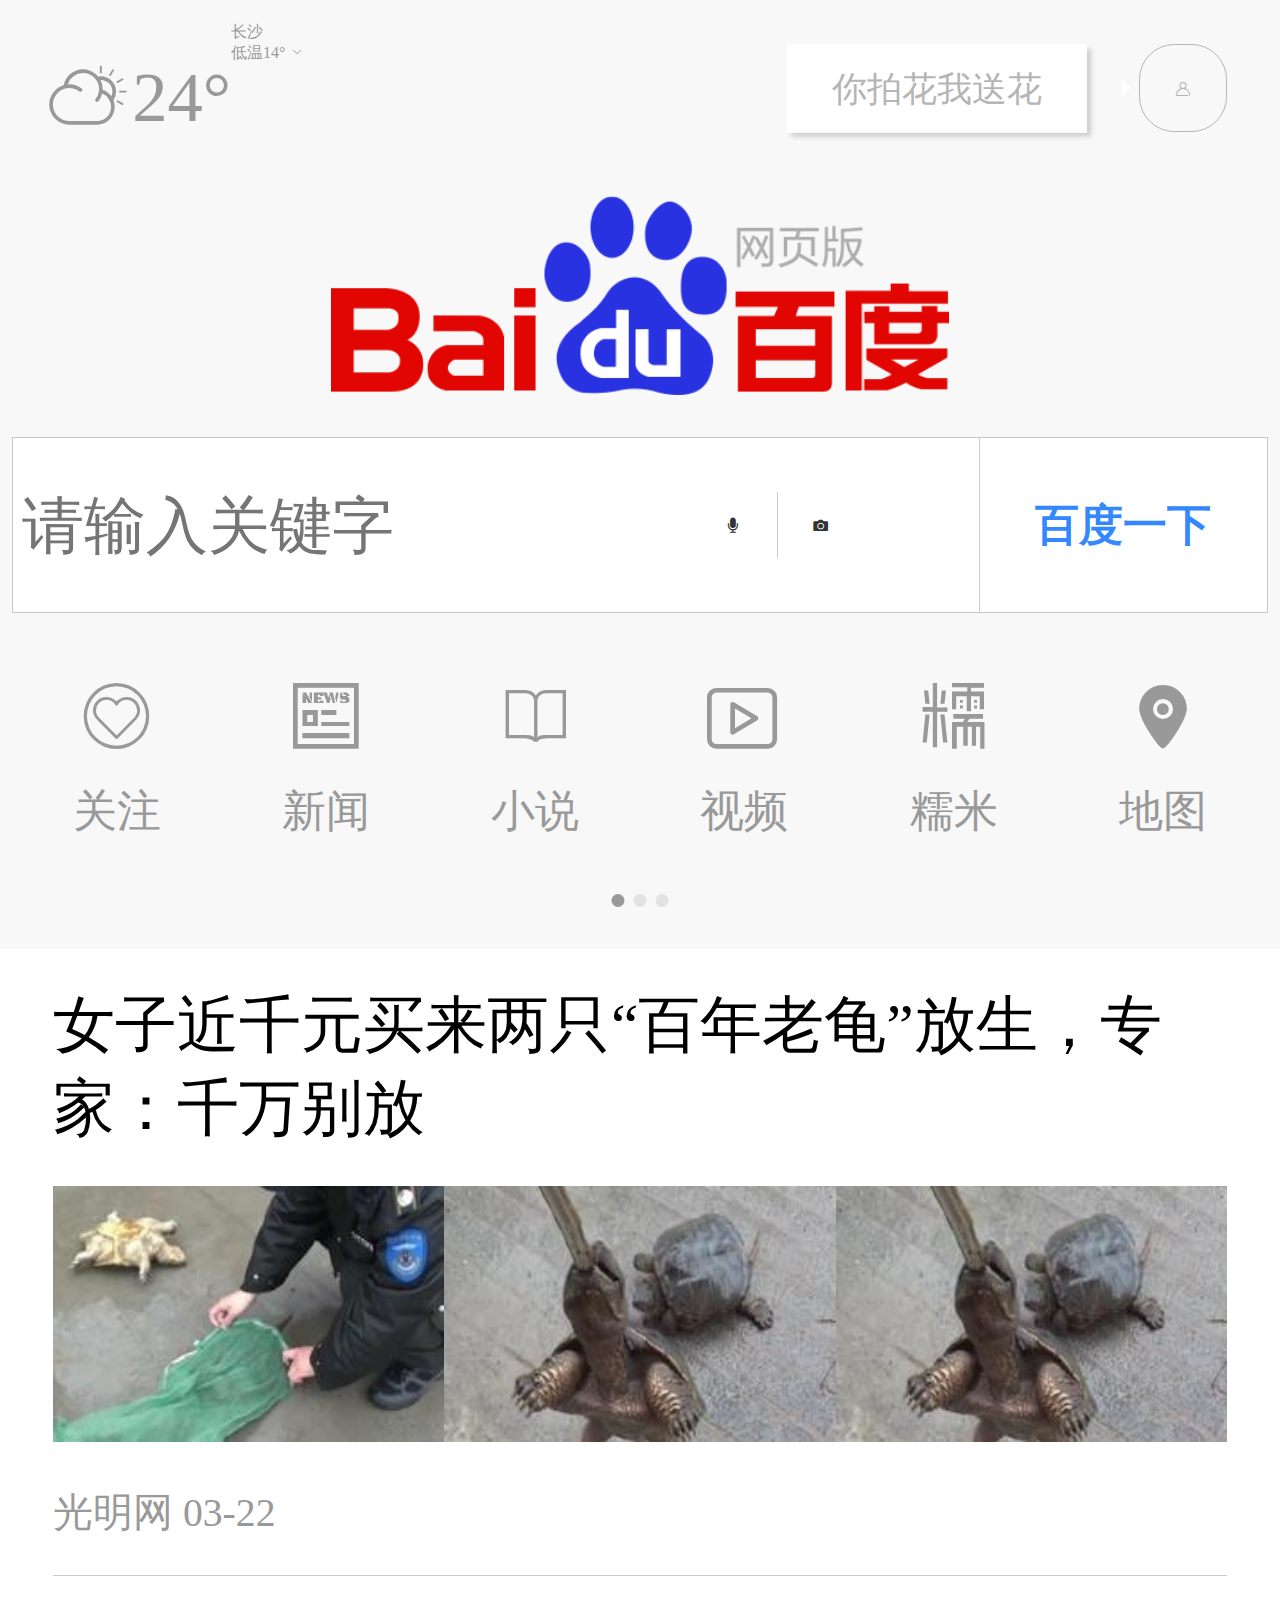
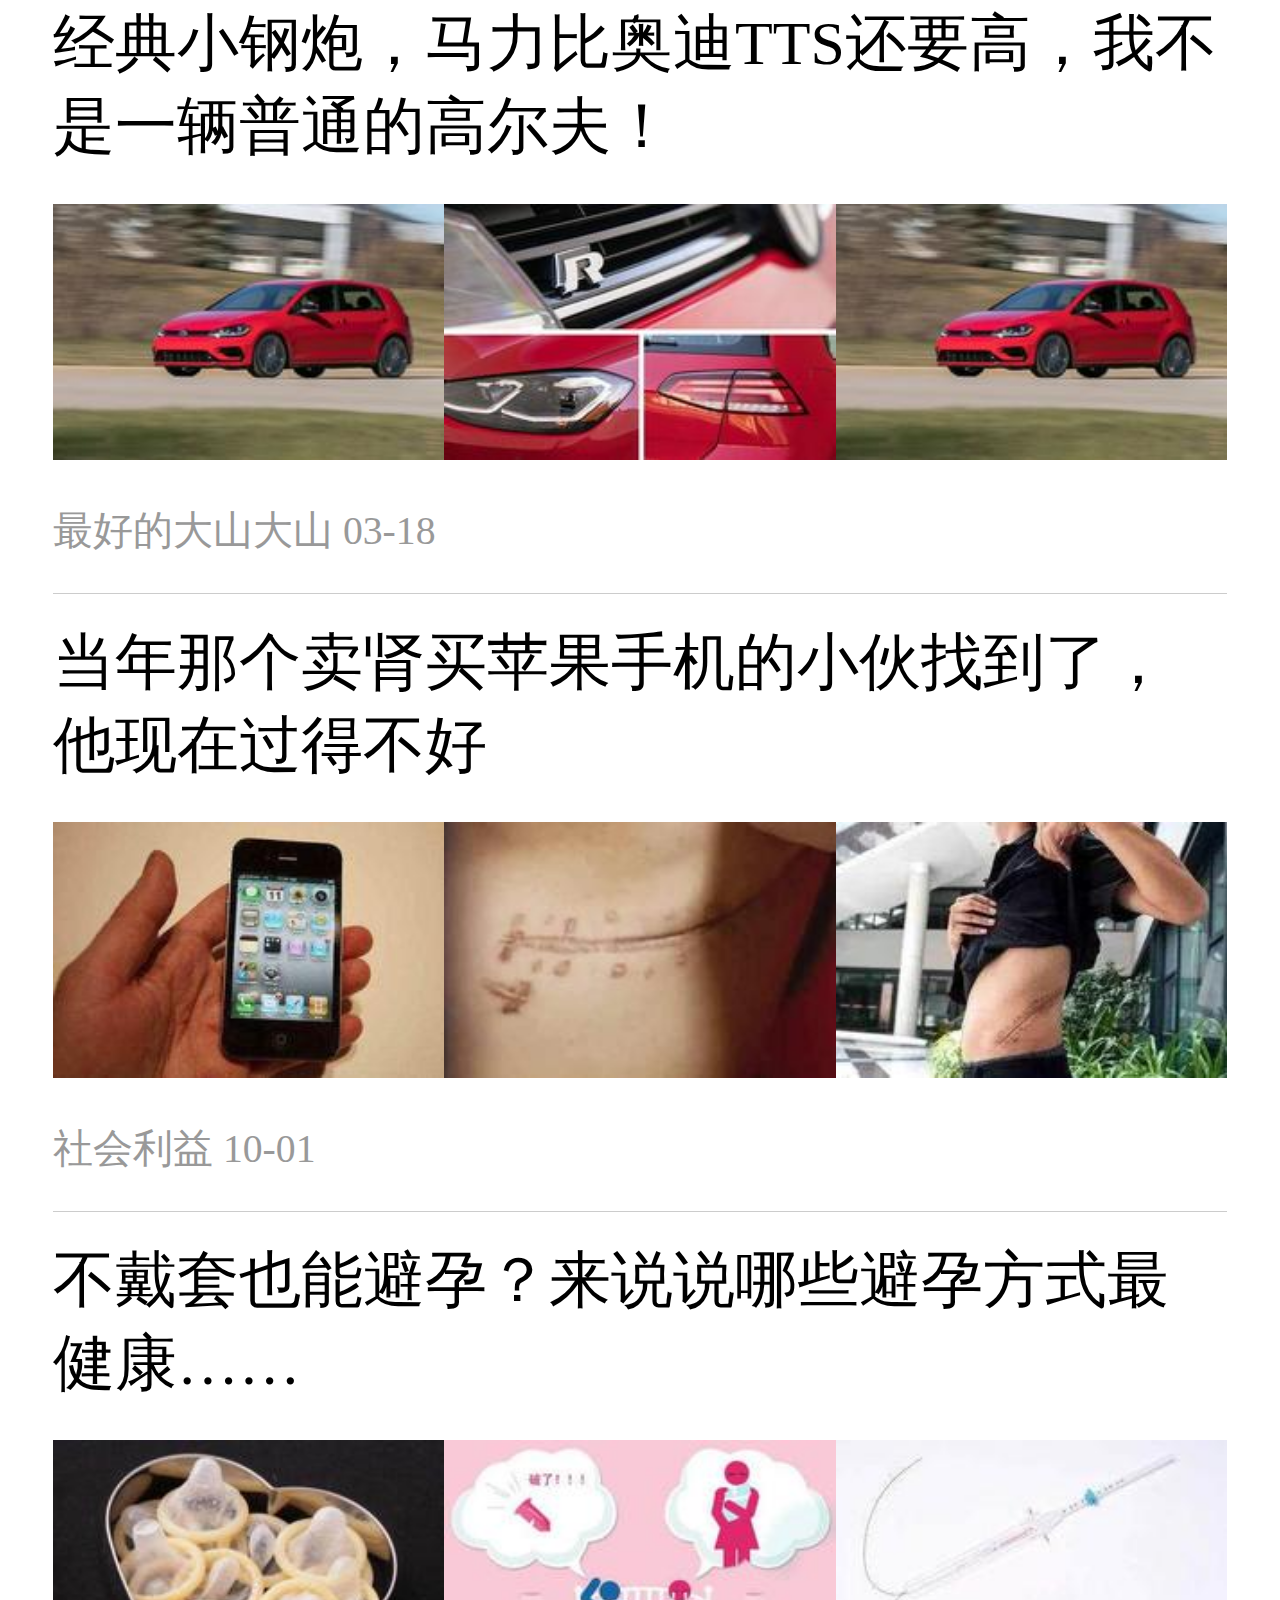
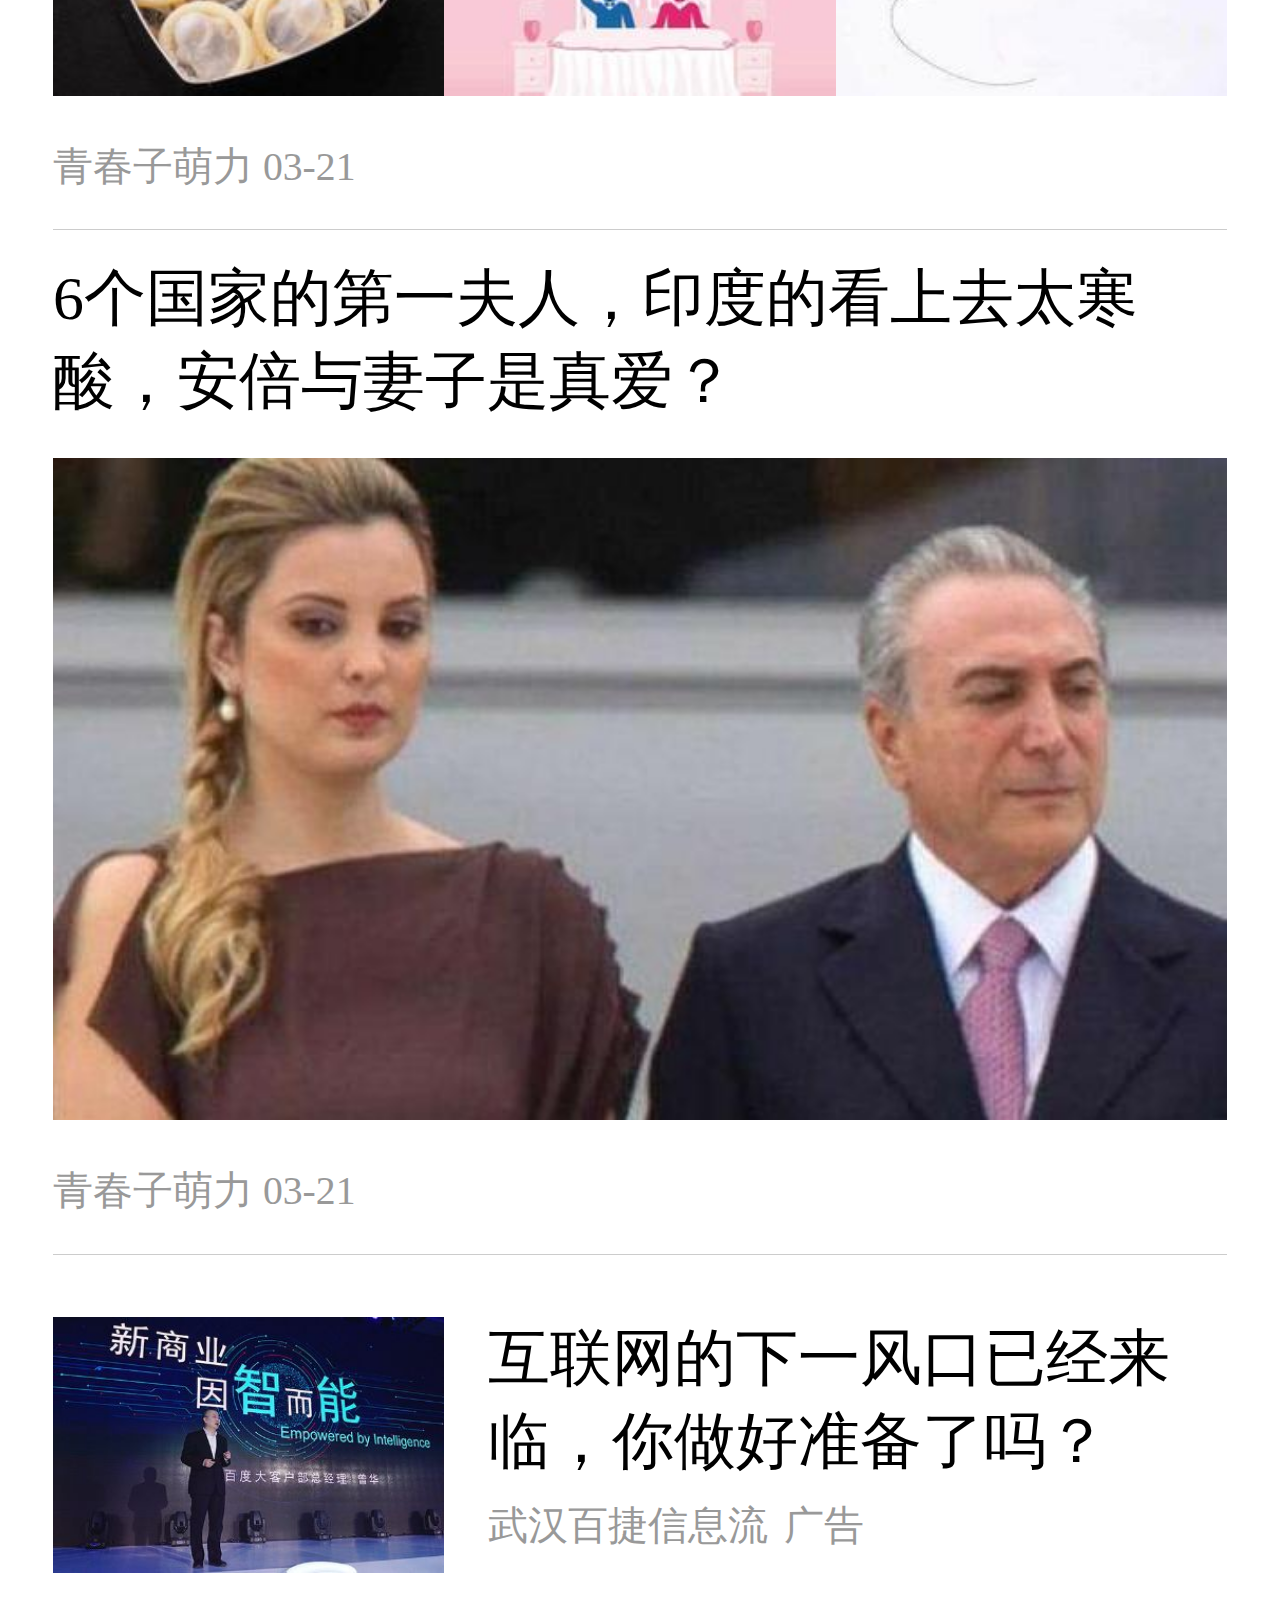
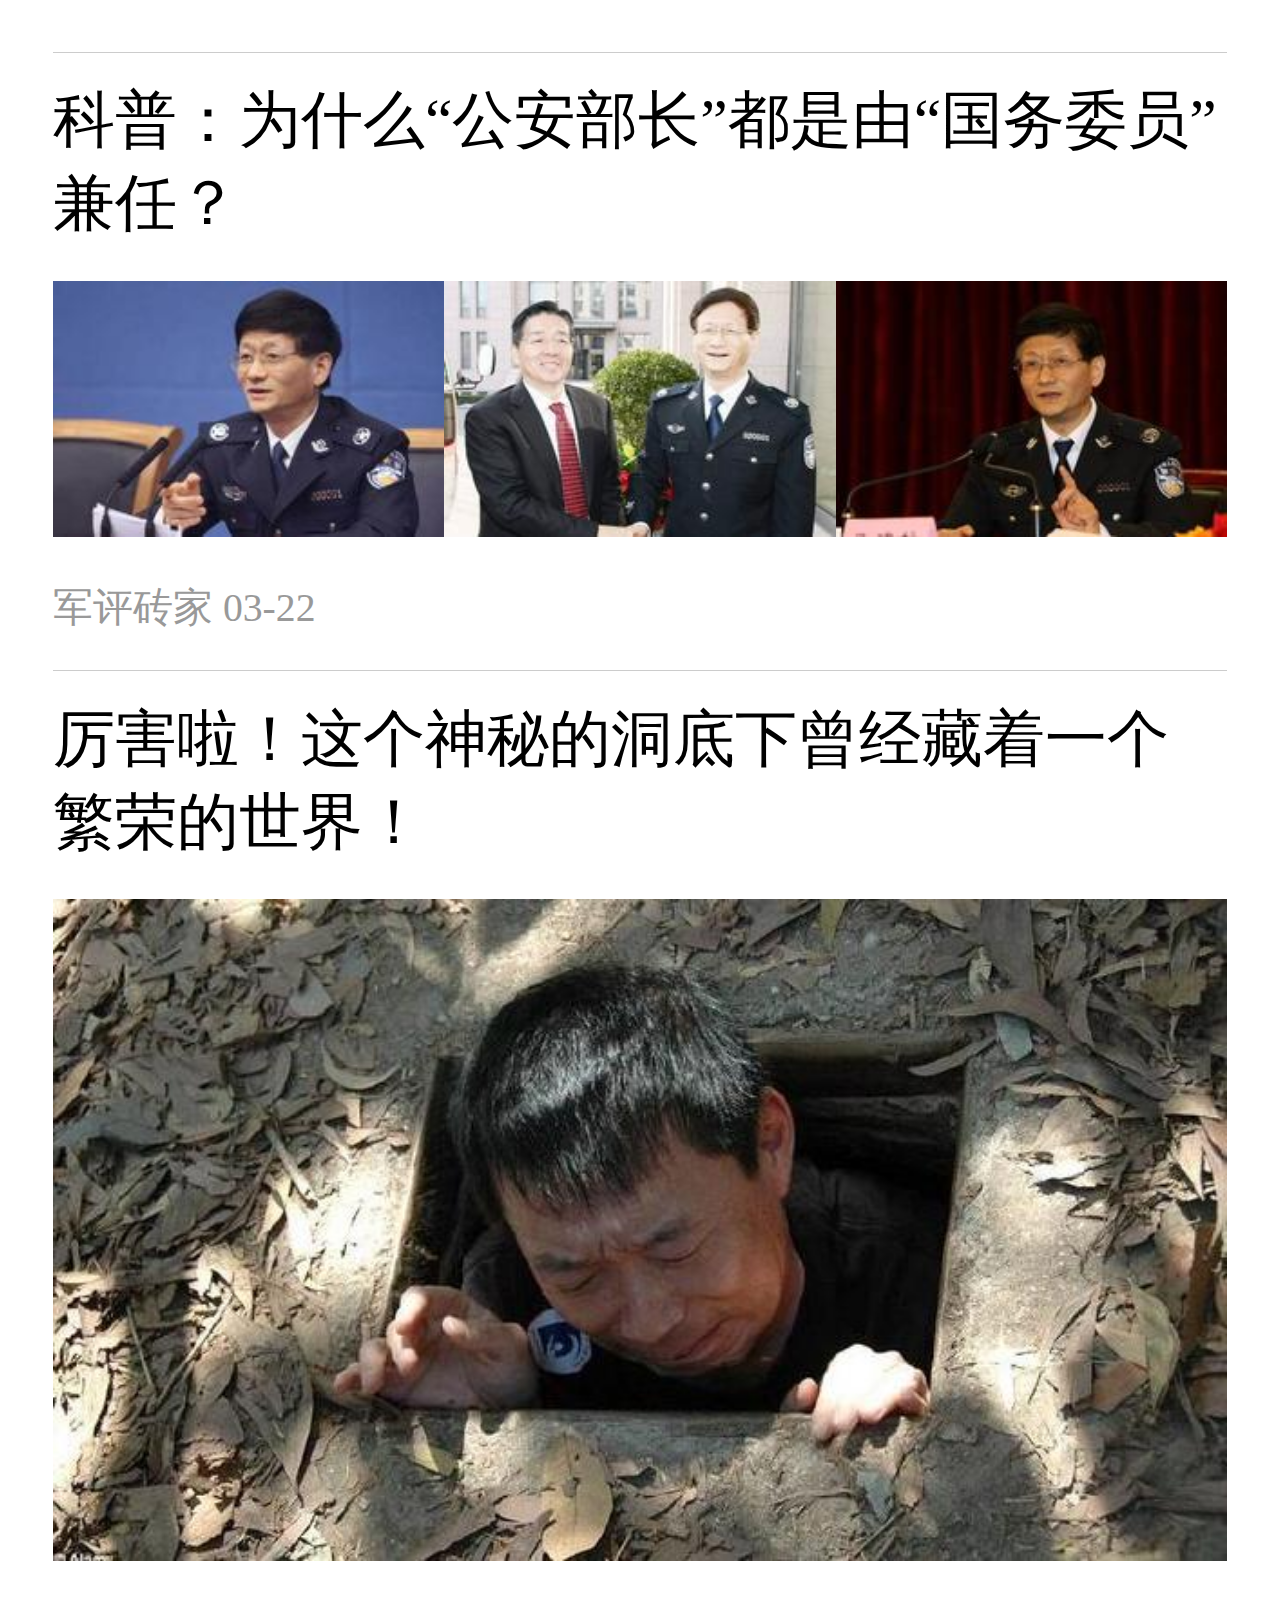
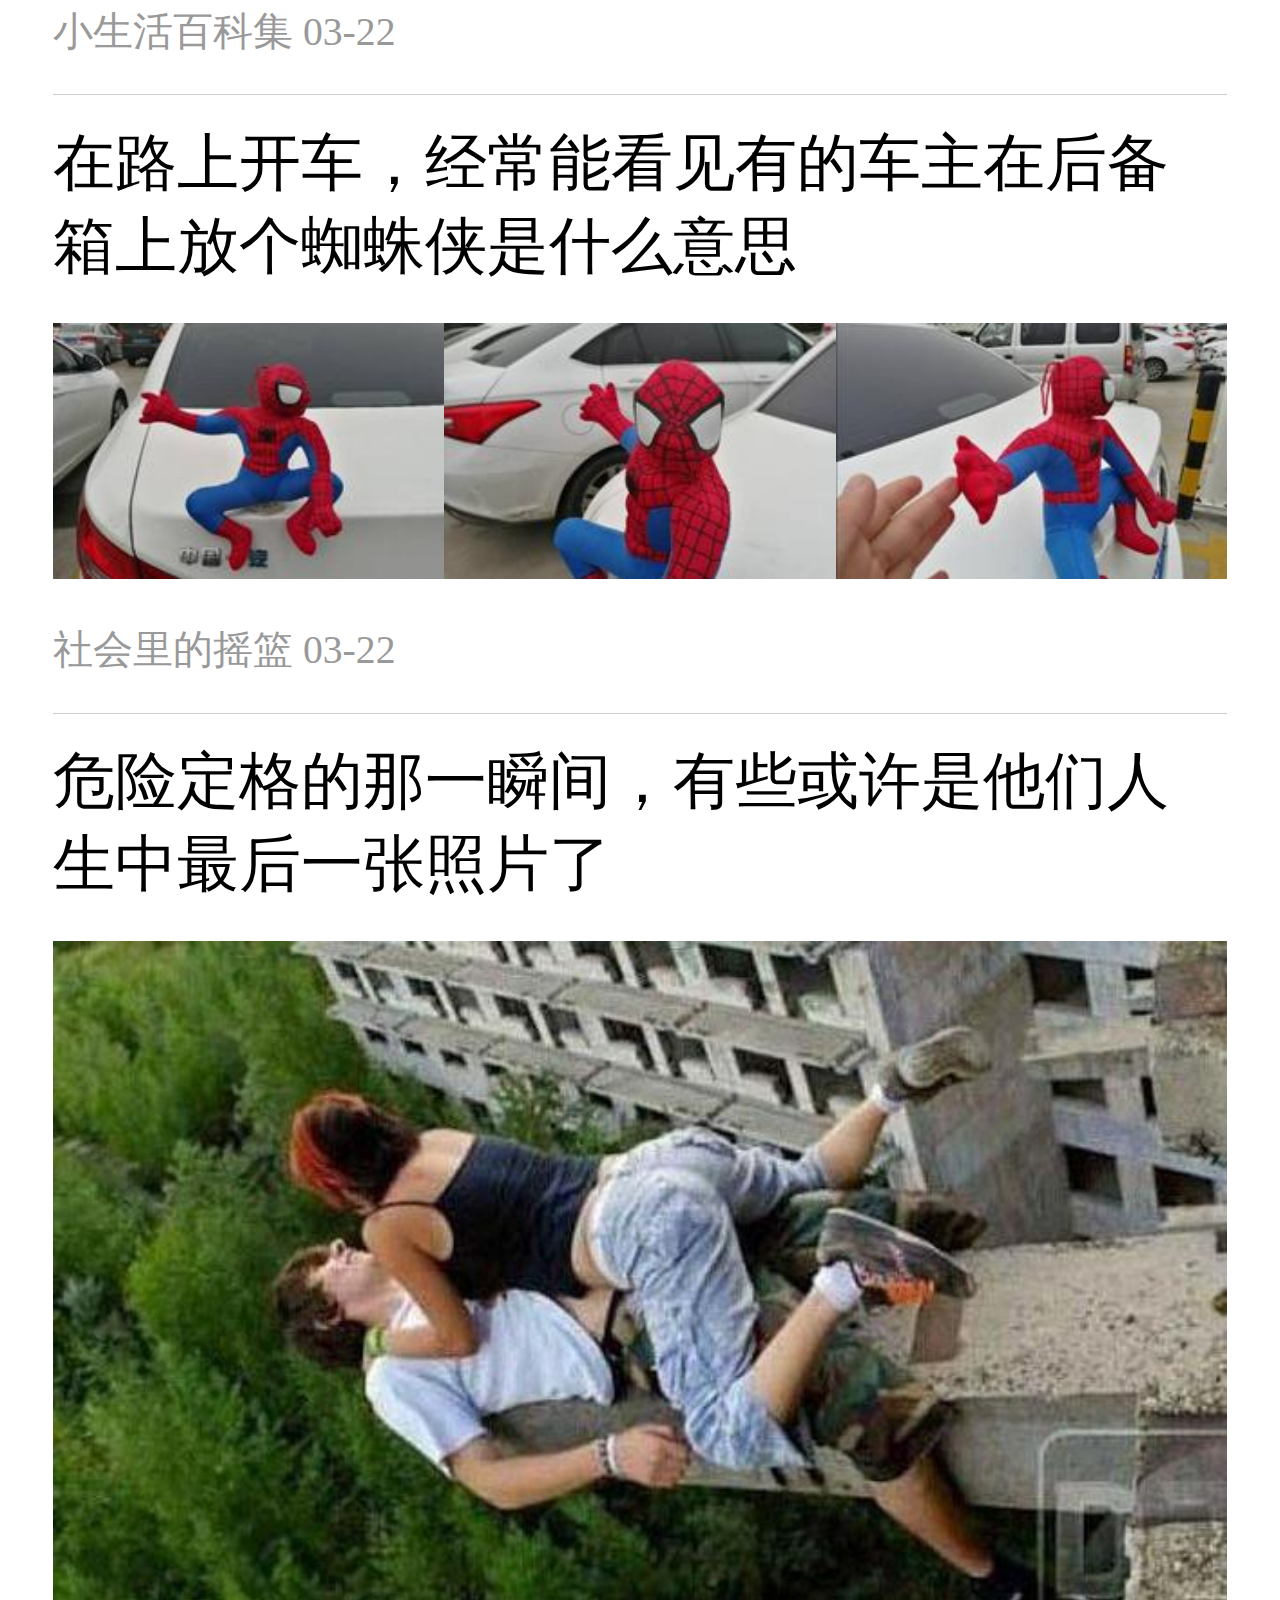
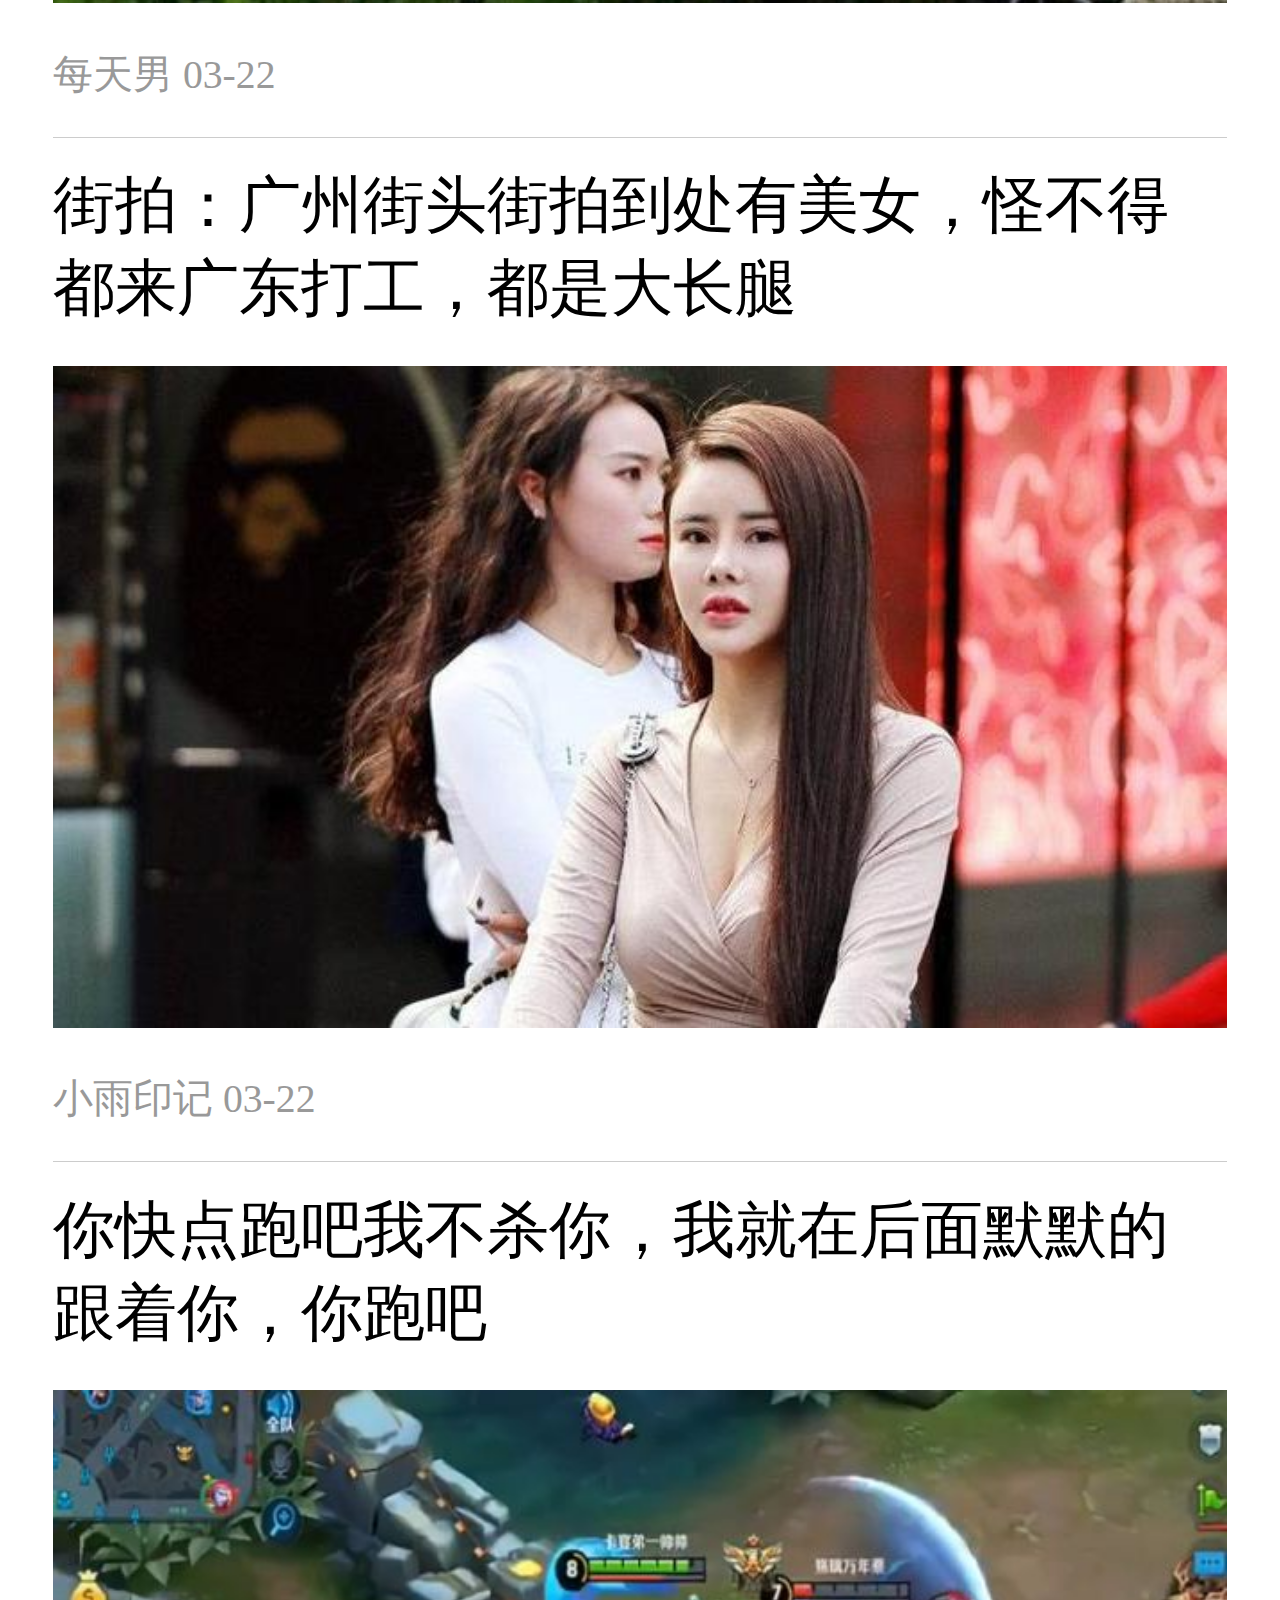
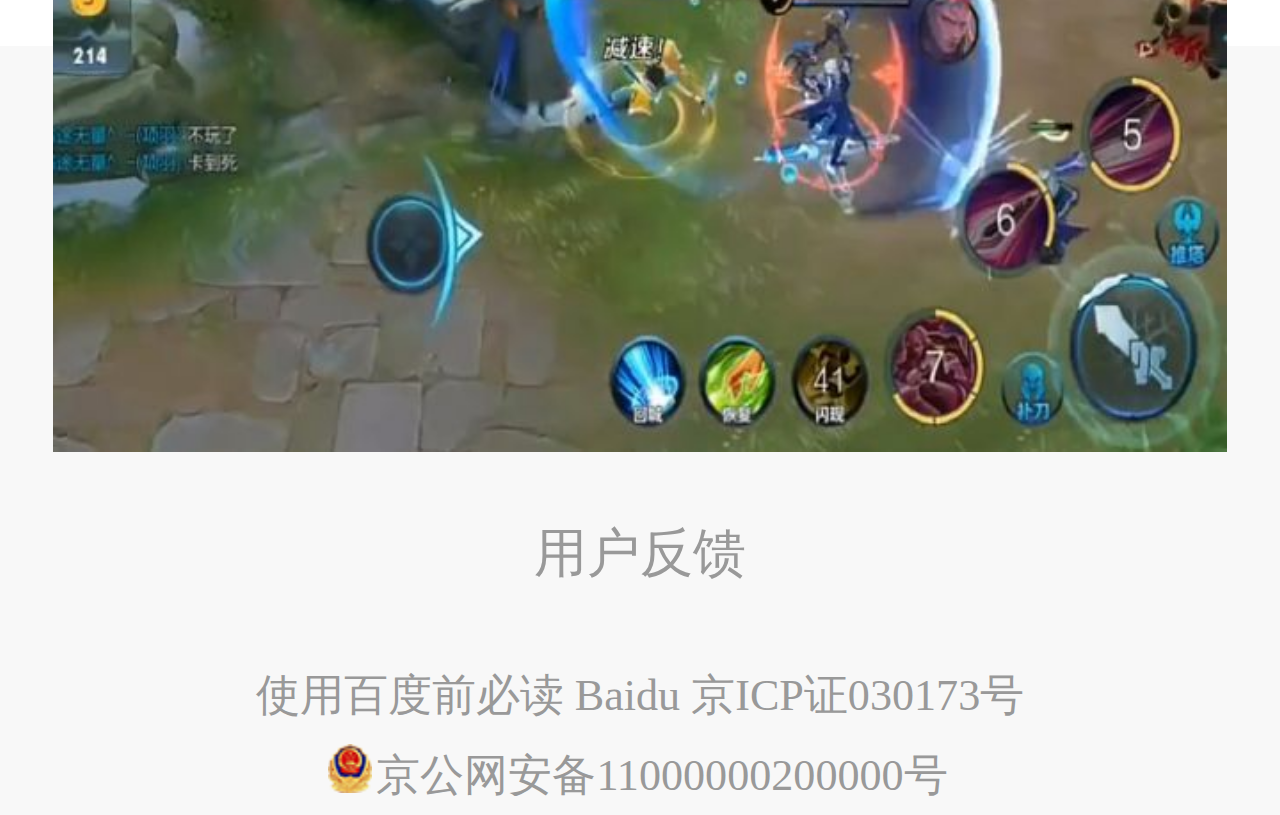
<file: index.html>
<!DOCTYPE html>
<html>
<head lang="en">
    <meta charset="UTF-8">
    <meta name="viewport"
          content="width=device-width, user-scalable=no, initial-scale=1.0, maximum-scale=1.0, minimum-scale=1.0"/>
    <title>手机百度</title>
    <link rel="stylesheet" href="css/base.css"/>
    <link rel="stylesheet" href="css/indexStyle.css"/>
    <link rel="stylesheet" href="font_baidu_xg/iconfont.css"/>
    <script src="js/zepto.min.js"></script>
    <script src="js/adaptive.js"></script>
    <script src="js/index.js"></script>
</head>
<body>
    <div class="layout">
        <!--顶部-->
        <div class="headertop">
            <!--天气-->
            <div class="weather">
                <span class="iconfont">&#xe61d;<i>24°</i></span>
                <div class="city">
                    <p class="iconfont">长沙<br/>低温14°&nbsp;&#xe61f;</p>
                </div>
            </div>
            <!--你拍花我送花-->
            <div class="graded iconfont">
                <!--对话框-->
                <div class="dialogbox">
                    你拍花我送花
                    <div class="trigon"></div>
                </div>
                &#xe61a;
            </div>
        </div>
        <!--顶部完毕-->
        <!--logo开始-->
        <div class="logobox"></div>
        <!--搜索框-->
        <div class="searchbox">
            <div class="search">
                <input type="text" placeholder="请输入关键字"/>
                <div class="searchright">
                    <span class="iconfont">&#xe681;</span>
                    <span class="iconfont">&#xe62b;</span>
                    <div class="searchbtn">百度一下</div>
                </div>
            </div>
        </div>
        <!--搜索框-->
        <div class="searchbox nav">
            <div class="search navstyle">
                <ul>
                    <li class="iconfont">&#xe625;<br/><span>关注</span></li>
                    <li class="iconfont">&#xe64c;<br/><span>新闻</span></li>
                    <li class="iconfont">&#xe61b;<br/><span>小说</span></li>
                    <li class="iconfont">&#xe78f;<br/><span>视频</span></li>
                    <li class="iconfont">&#xe621;<br/><span>糯米</span></li>
                    <li class="iconfont">&#xe60b;<br/><span>地图</span></li>
                </ul>
                <ul>
                    <li class="select"></li>
                    <li></li>
                    <li></li>
                </ul>
            </div>
        </div>
        <!--新闻列表开始-->
        <div class="newList">
            <div class="newcontent">
                <h3>女子近千元买来两只“百年老龟”放生，专家：千万别放</h3>
                <ul class="clearfix">
                    <li><img src="img/guiimg1-1.jpg" alt=""/></li>
                    <li><img src="img/guiimg1-3.jpg" alt=""/></li>
                    <li><img src="img/guiimg1-3.jpg" alt=""/></li>
                </ul>
                <p><span>光明网</span>&nbsp;<span>03-22</span></p>
            </div>
            <div class="newcontent">
                <h3>经典小钢炮，马力比奥迪TTS还要高，我不是一辆普通的高尔夫！</h3>
                <ul class="clearfix">
                    <li><img src="img/carimg1-1.jpg" alt=""/></li>
                    <li><img src="img/carimg1-2.jpg" alt=""/></li>
                    <li><img src="img/carimg1-1.jpg" alt=""/></li>
                </ul>
                <p><span>最好的大山大山</span>&nbsp;<span>03-18</span></p>
            </div>
            <div class="newcontent">
                <h3>当年那个卖肾买苹果手机的小伙找到了，他现在过得不好</h3>
                <ul class="clearfix">
                    <li><img src="img/phoneimg1-1.jpg" alt=""/></li>
                    <li><img src="img/phoneimg1-2.jpg" alt=""/></li>
                    <li><img src="img/phoneimg1-3.jpg" alt=""/></li>
                </ul>
                <p><span>社会利益</span>&nbsp;<span>10-01</span></p>
            </div>
            <div class="newcontent">
                <h3>不戴套也能避孕？来说说哪些避孕方式最健康……</h3>
                <ul class="clearfix">
                    <li><img src="img/taoimg1-1.jpg" alt=""/></li>
                    <li><img src="img/taoimg1-2.jpg" alt=""/></li>
                    <li><img src="img/taoimg1-3.jpg" alt=""/></li>
                </ul>
                <p><span>青春子萌力</span>&nbsp;<span>03-21</span></p>
            </div>
            <div class="newcontent">
                <h3>6个国家的第一夫人，印度的看上去太寒酸，安倍与妻子是真爱？</h3>
                <ul class="clearfix">
                    <li class="oldnew"><img src="img/timg4.jpg" alt=""/></li>
                </ul>
                <p><span>青春子萌力</span>&nbsp;<span>03-21</span></p>
            </div>
            <div class="newcontent">
                <ul class="clearfix">
                    <li><img src="img/feng.jpg" alt=""/></li>
                    <li class="oldnewtxt">
                        <h3>互联网的下一风口已经来临，你做好准备了吗？<br/>
                            <span>武汉百捷信息流</span>&nbsp;<span>广告</span>
                        </h3>

                    </li>
                </ul>
                <p></p>
            </div>
            <div class="newcontent">
                <h3>科普：为什么“公安部长”都是由“国务委员”兼任？</h3>
                <ul class="clearfix">
                    <li><img src="img/buzhangimg1-1.jpg" alt=""/></li>
                    <li><img src="img/buzhangimg1-2.jpg" alt=""/></li>
                    <li><img src="img/buzhangimg1-3.jpg" alt=""/></li>
                </ul>
                <p><span>军评砖家</span>&nbsp;<span>03-22</span></p>
            </div>
            <div class="newcontent">
                <h3>厉害啦！这个神秘的洞底下曾经藏着一个繁荣的世界！</h3>
                <ul class="clearfix">
                    <li class="oldnew"><img src="img/timg2.jpg" alt=""/></li>
                </ul>
                <p><span>小生活百科集</span>&nbsp;<span>03-22</span></p>
            </div>
            <div class="newcontent">
                <h3>在路上开车，经常能看见有的车主在后备箱上放个蜘蛛侠是什么意思</h3>
                <ul class="clearfix">
                    <li><img src="img/zhizhuimg1-1.jpg" alt=""/></li>
                    <li><img src="img/zhizhuimg1-3.jpg" alt=""/></li>
                    <li><img src="img/zhizhuimg1-2.jpg" alt=""/></li>
                </ul>
                <p><span>社会里的摇篮</span>&nbsp;<span>03-22</span></p>
            </div>
            <div class="newcontent">
                <h3>危险定格的那一瞬间，有些或许是他们人生中最后一张照片了</h3>
                <ul class="clearfix">
                    <li class="oldnew"><img src="img/timg1.jpg" alt=""/></li>
                </ul>
                <p><span>每天男</span>&nbsp;<span>03-22</span></p>
            </div>
            <div class="newcontent">
                <h3>街拍：广州街头街拍到处有美女，怪不得都来广东打工，都是大长腿</h3>
                <ul class="clearfix">
                    <li class="oldnew"><img src="img/timg3.jpg" alt=""/></li>
                </ul>
                <p><span>小雨印记</span>&nbsp;<span>03-22</span></p>
            </div>
            <div class="newcontent">
                <h3>你快点跑吧我不杀你，我就在后面默默的跟着你，你跑吧</h3>
                <ul class="clearfix">
                    <li class="oldnew"><img src="img/timggame.jpg" alt=""/></li>
                </ul>

            </div>
        </div>
        <!--底部-->
        <div class="foot">
            <h5>用户反馈</h5>
            <p>使用百度前必读 Baidu 京ICP证030173号</p>
            <p><i><img src="img/icon_police.png" alt=""/></i>京公网安备11000000200000号</p>
        </div>
    </div>
</body>
</html>
</file>
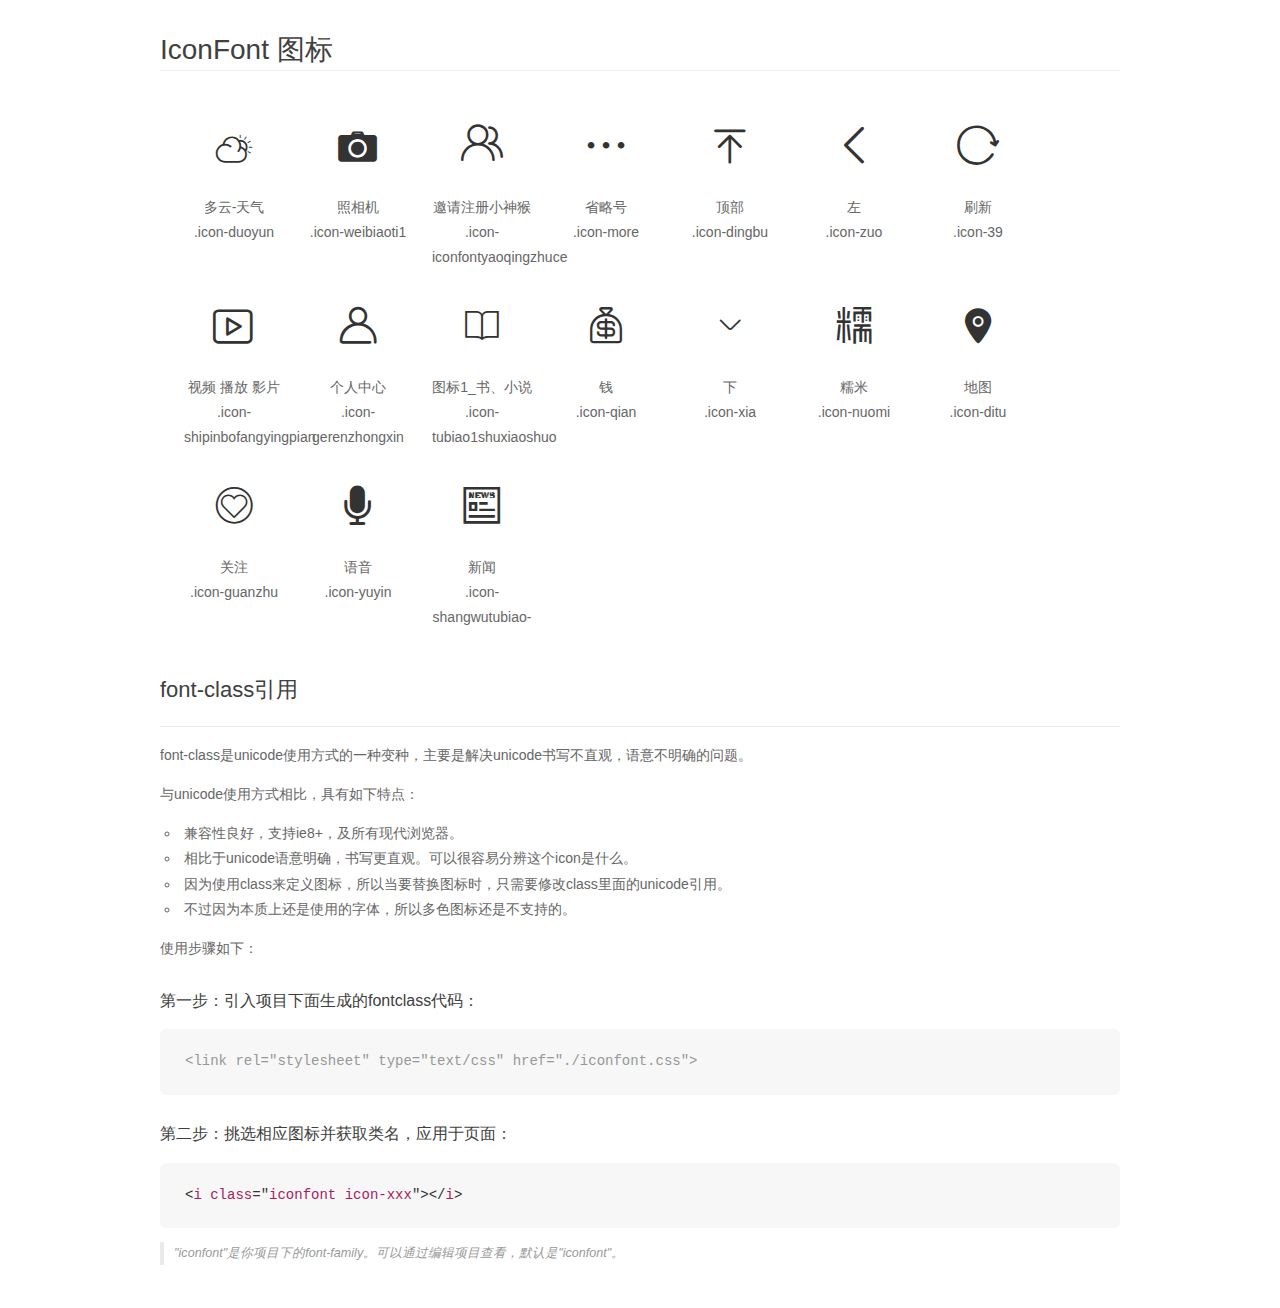
<file: font_baidu_xg/demo_fontclass.html>
<!DOCTYPE html>
<html>
<head>
    <meta charset="utf-8"/>
    <title>IconFont</title>
    <link rel="stylesheet" href="demo.css">
    <link rel="stylesheet" href="iconfont.css">
</head>
<body>
    <div class="main markdown">
        <h1>IconFont 图标</h1>
        <ul class="icon_lists clear">
            
                <li>
                <i class="icon iconfont icon-duoyun"></i>
                    <div class="name">多云-天气</div>
                    <div class="fontclass">.icon-duoyun</div>
                </li>
            
                <li>
                <i class="icon iconfont icon-weibiaoti1"></i>
                    <div class="name">照相机</div>
                    <div class="fontclass">.icon-weibiaoti1</div>
                </li>
            
                <li>
                <i class="icon iconfont icon-iconfontyaoqingzhuce"></i>
                    <div class="name">邀请注册小神猴</div>
                    <div class="fontclass">.icon-iconfontyaoqingzhuce</div>
                </li>
            
                <li>
                <i class="icon iconfont icon-more"></i>
                    <div class="name">省略号</div>
                    <div class="fontclass">.icon-more</div>
                </li>
            
                <li>
                <i class="icon iconfont icon-dingbu"></i>
                    <div class="name">顶部</div>
                    <div class="fontclass">.icon-dingbu</div>
                </li>
            
                <li>
                <i class="icon iconfont icon-zuo"></i>
                    <div class="name">左</div>
                    <div class="fontclass">.icon-zuo</div>
                </li>
            
                <li>
                <i class="icon iconfont icon-39"></i>
                    <div class="name">刷新</div>
                    <div class="fontclass">.icon-39</div>
                </li>
            
                <li>
                <i class="icon iconfont icon-shipinbofangyingpian"></i>
                    <div class="name">视频 播放 影片</div>
                    <div class="fontclass">.icon-shipinbofangyingpian</div>
                </li>
            
                <li>
                <i class="icon iconfont icon-gerenzhongxin"></i>
                    <div class="name">个人中心</div>
                    <div class="fontclass">.icon-gerenzhongxin</div>
                </li>
            
                <li>
                <i class="icon iconfont icon-tubiao1shuxiaoshuo"></i>
                    <div class="name">图标1_书、小说</div>
                    <div class="fontclass">.icon-tubiao1shuxiaoshuo</div>
                </li>
            
                <li>
                <i class="icon iconfont icon-qian"></i>
                    <div class="name">钱</div>
                    <div class="fontclass">.icon-qian</div>
                </li>
            
                <li>
                <i class="icon iconfont icon-xia"></i>
                    <div class="name">下</div>
                    <div class="fontclass">.icon-xia</div>
                </li>
            
                <li>
                <i class="icon iconfont icon-nuomi"></i>
                    <div class="name">糯米</div>
                    <div class="fontclass">.icon-nuomi</div>
                </li>
            
                <li>
                <i class="icon iconfont icon-ditu"></i>
                    <div class="name">地图</div>
                    <div class="fontclass">.icon-ditu</div>
                </li>
            
                <li>
                <i class="icon iconfont icon-guanzhu"></i>
                    <div class="name">关注</div>
                    <div class="fontclass">.icon-guanzhu</div>
                </li>
            
                <li>
                <i class="icon iconfont icon-yuyin"></i>
                    <div class="name">语音</div>
                    <div class="fontclass">.icon-yuyin</div>
                </li>
            
                <li>
                <i class="icon iconfont icon-shangwutubiao-"></i>
                    <div class="name">新闻</div>
                    <div class="fontclass">.icon-shangwutubiao-</div>
                </li>
            
        </ul>

        <h2 id="font-class-">font-class引用</h2>
        <hr>

        <p>font-class是unicode使用方式的一种变种，主要是解决unicode书写不直观，语意不明确的问题。</p>
        <p>与unicode使用方式相比，具有如下特点：</p>
        <ul>
        <li>兼容性良好，支持ie8+，及所有现代浏览器。</li>
        <li>相比于unicode语意明确，书写更直观。可以很容易分辨这个icon是什么。</li>
        <li>因为使用class来定义图标，所以当要替换图标时，只需要修改class里面的unicode引用。</li>
        <li>不过因为本质上还是使用的字体，所以多色图标还是不支持的。</li>
        </ul>
        <p>使用步骤如下：</p>
        <h3 id="-fontclass-">第一步：引入项目下面生成的fontclass代码：</h3>


        <pre><code class="lang-js hljs javascript"><span class="hljs-comment">&lt;link rel="stylesheet" type="text/css" href="./iconfont.css"&gt;</span></code></pre>
        <h3 id="-">第二步：挑选相应图标并获取类名，应用于页面：</h3>
        <pre><code class="lang-css hljs">&lt;<span class="hljs-selector-tag">i</span> <span class="hljs-selector-tag">class</span>="<span class="hljs-selector-tag">iconfont</span> <span class="hljs-selector-tag">icon-xxx</span>"&gt;&lt;/<span class="hljs-selector-tag">i</span>&gt;</code></pre>
        <blockquote>
        <p>"iconfont"是你项目下的font-family。可以通过编辑项目查看，默认是"iconfont"。</p>
        </blockquote>
    </div>
</body>
</html>
</file>
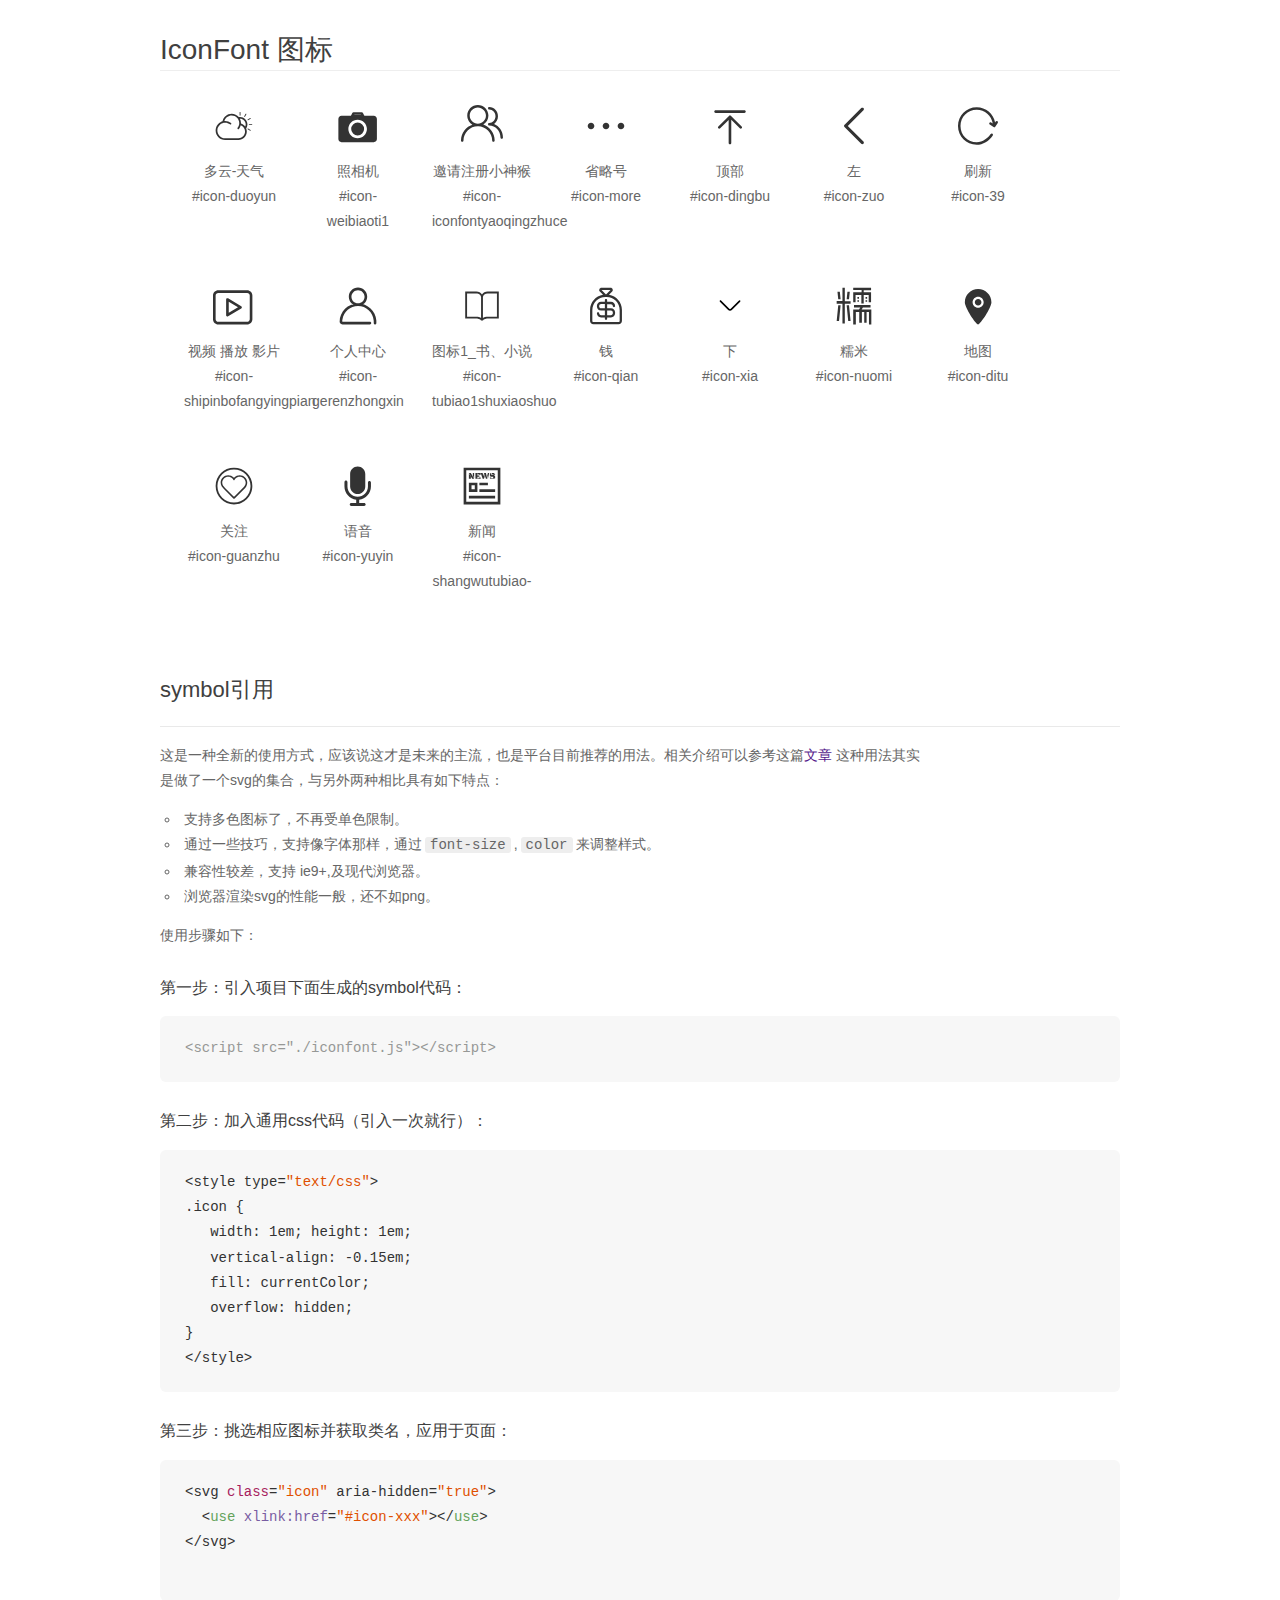
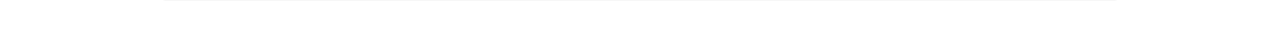
<file: font_baidu_xg/demo_symbol.html>
<!DOCTYPE html>
<html>
<head>
    <meta charset="utf-8"/>
    <title>IconFont</title>
    <link rel="stylesheet" href="demo.css">
    <script src="iconfont.js"></script>

    <style type="text/css">
        .icon {
          /* 通过设置 font-size 来改变图标大小 */
          width: 1em; height: 1em;
          /* 图标和文字相邻时，垂直对齐 */
          vertical-align: -0.15em;
          /* 通过设置 color 来改变 SVG 的颜色/fill */
          fill: currentColor;
          /* path 和 stroke 溢出 viewBox 部分在 IE 下会显示
             normalize.css 中也包含这行 */
          overflow: hidden;
        }

    </style>
</head>
<body>
    <div class="main markdown">
        <h1>IconFont 图标</h1>
        <ul class="icon_lists clear">
            
                <li>
                    <svg class="icon" aria-hidden="true">
                        <use xlink:href="#icon-duoyun"></use>
                    </svg>
                    <div class="name">多云-天气</div>
                    <div class="fontclass">#icon-duoyun</div>
                </li>
            
                <li>
                    <svg class="icon" aria-hidden="true">
                        <use xlink:href="#icon-weibiaoti1"></use>
                    </svg>
                    <div class="name">照相机</div>
                    <div class="fontclass">#icon-weibiaoti1</div>
                </li>
            
                <li>
                    <svg class="icon" aria-hidden="true">
                        <use xlink:href="#icon-iconfontyaoqingzhuce"></use>
                    </svg>
                    <div class="name">邀请注册小神猴</div>
                    <div class="fontclass">#icon-iconfontyaoqingzhuce</div>
                </li>
            
                <li>
                    <svg class="icon" aria-hidden="true">
                        <use xlink:href="#icon-more"></use>
                    </svg>
                    <div class="name">省略号</div>
                    <div class="fontclass">#icon-more</div>
                </li>
            
                <li>
                    <svg class="icon" aria-hidden="true">
                        <use xlink:href="#icon-dingbu"></use>
                    </svg>
                    <div class="name">顶部</div>
                    <div class="fontclass">#icon-dingbu</div>
                </li>
            
                <li>
                    <svg class="icon" aria-hidden="true">
                        <use xlink:href="#icon-zuo"></use>
                    </svg>
                    <div class="name">左</div>
                    <div class="fontclass">#icon-zuo</div>
                </li>
            
                <li>
                    <svg class="icon" aria-hidden="true">
                        <use xlink:href="#icon-39"></use>
                    </svg>
                    <div class="name">刷新</div>
                    <div class="fontclass">#icon-39</div>
                </li>
            
                <li>
                    <svg class="icon" aria-hidden="true">
                        <use xlink:href="#icon-shipinbofangyingpian"></use>
                    </svg>
                    <div class="name">视频 播放 影片</div>
                    <div class="fontclass">#icon-shipinbofangyingpian</div>
                </li>
            
                <li>
                    <svg class="icon" aria-hidden="true">
                        <use xlink:href="#icon-gerenzhongxin"></use>
                    </svg>
                    <div class="name">个人中心</div>
                    <div class="fontclass">#icon-gerenzhongxin</div>
                </li>
            
                <li>
                    <svg class="icon" aria-hidden="true">
                        <use xlink:href="#icon-tubiao1shuxiaoshuo"></use>
                    </svg>
                    <div class="name">图标1_书、小说</div>
                    <div class="fontclass">#icon-tubiao1shuxiaoshuo</div>
                </li>
            
                <li>
                    <svg class="icon" aria-hidden="true">
                        <use xlink:href="#icon-qian"></use>
                    </svg>
                    <div class="name">钱</div>
                    <div class="fontclass">#icon-qian</div>
                </li>
            
                <li>
                    <svg class="icon" aria-hidden="true">
                        <use xlink:href="#icon-xia"></use>
                    </svg>
                    <div class="name">下</div>
                    <div class="fontclass">#icon-xia</div>
                </li>
            
                <li>
                    <svg class="icon" aria-hidden="true">
                        <use xlink:href="#icon-nuomi"></use>
                    </svg>
                    <div class="name">糯米</div>
                    <div class="fontclass">#icon-nuomi</div>
                </li>
            
                <li>
                    <svg class="icon" aria-hidden="true">
                        <use xlink:href="#icon-ditu"></use>
                    </svg>
                    <div class="name">地图</div>
                    <div class="fontclass">#icon-ditu</div>
                </li>
            
                <li>
                    <svg class="icon" aria-hidden="true">
                        <use xlink:href="#icon-guanzhu"></use>
                    </svg>
                    <div class="name">关注</div>
                    <div class="fontclass">#icon-guanzhu</div>
                </li>
            
                <li>
                    <svg class="icon" aria-hidden="true">
                        <use xlink:href="#icon-yuyin"></use>
                    </svg>
                    <div class="name">语音</div>
                    <div class="fontclass">#icon-yuyin</div>
                </li>
            
                <li>
                    <svg class="icon" aria-hidden="true">
                        <use xlink:href="#icon-shangwutubiao-"></use>
                    </svg>
                    <div class="name">新闻</div>
                    <div class="fontclass">#icon-shangwutubiao-</div>
                </li>
            
        </ul>


        <h2 id="symbol-">symbol引用</h2>
        <hr>

        <p>这是一种全新的使用方式，应该说这才是未来的主流，也是平台目前推荐的用法。相关介绍可以参考这篇<a href="">文章</a>
        这种用法其实是做了一个svg的集合，与另外两种相比具有如下特点：</p>
        <ul>
          <li>支持多色图标了，不再受单色限制。</li>
          <li>通过一些技巧，支持像字体那样，通过<code>font-size</code>,<code>color</code>来调整样式。</li>
          <li>兼容性较差，支持 ie9+,及现代浏览器。</li>
          <li>浏览器渲染svg的性能一般，还不如png。</li>
        </ul>
        <p>使用步骤如下：</p>
        <h3 id="-symbol-">第一步：引入项目下面生成的symbol代码：</h3>
        <pre><code class="lang-js hljs javascript"><span class="hljs-comment">&lt;script src="./iconfont.js"&gt;&lt;/script&gt;</span></code></pre>
        <h3 id="-css-">第二步：加入通用css代码（引入一次就行）：</h3>
        <pre><code class="lang-js hljs javascript">&lt;style type=<span class="hljs-string">"text/css"</span>&gt;
.icon {
   width: <span class="hljs-number">1</span>em; height: <span class="hljs-number">1</span>em;
   vertical-align: <span class="hljs-number">-0.15</span>em;
   fill: currentColor;
   overflow: hidden;
}
&lt;<span class="hljs-regexp">/style&gt;</span></code></pre>
        <h3 id="-">第三步：挑选相应图标并获取类名，应用于页面：</h3>
        <pre><code class="lang-js hljs javascript">&lt;svg <span class="hljs-class"><span class="hljs-keyword">class</span></span>=<span class="hljs-string">"icon"</span> aria-hidden=<span class="hljs-string">"true"</span>&gt;<span class="xml"><span class="hljs-tag">
  &lt;<span class="hljs-name">use</span> <span class="hljs-attr">xlink:href</span>=<span class="hljs-string">"#icon-xxx"</span>&gt;</span><span class="hljs-tag">&lt;/<span class="hljs-name">use</span>&gt;</span>
</span>&lt;<span class="hljs-regexp">/svg&gt;
        </span></code></pre>
    </div>
</body>
</html>
</file>
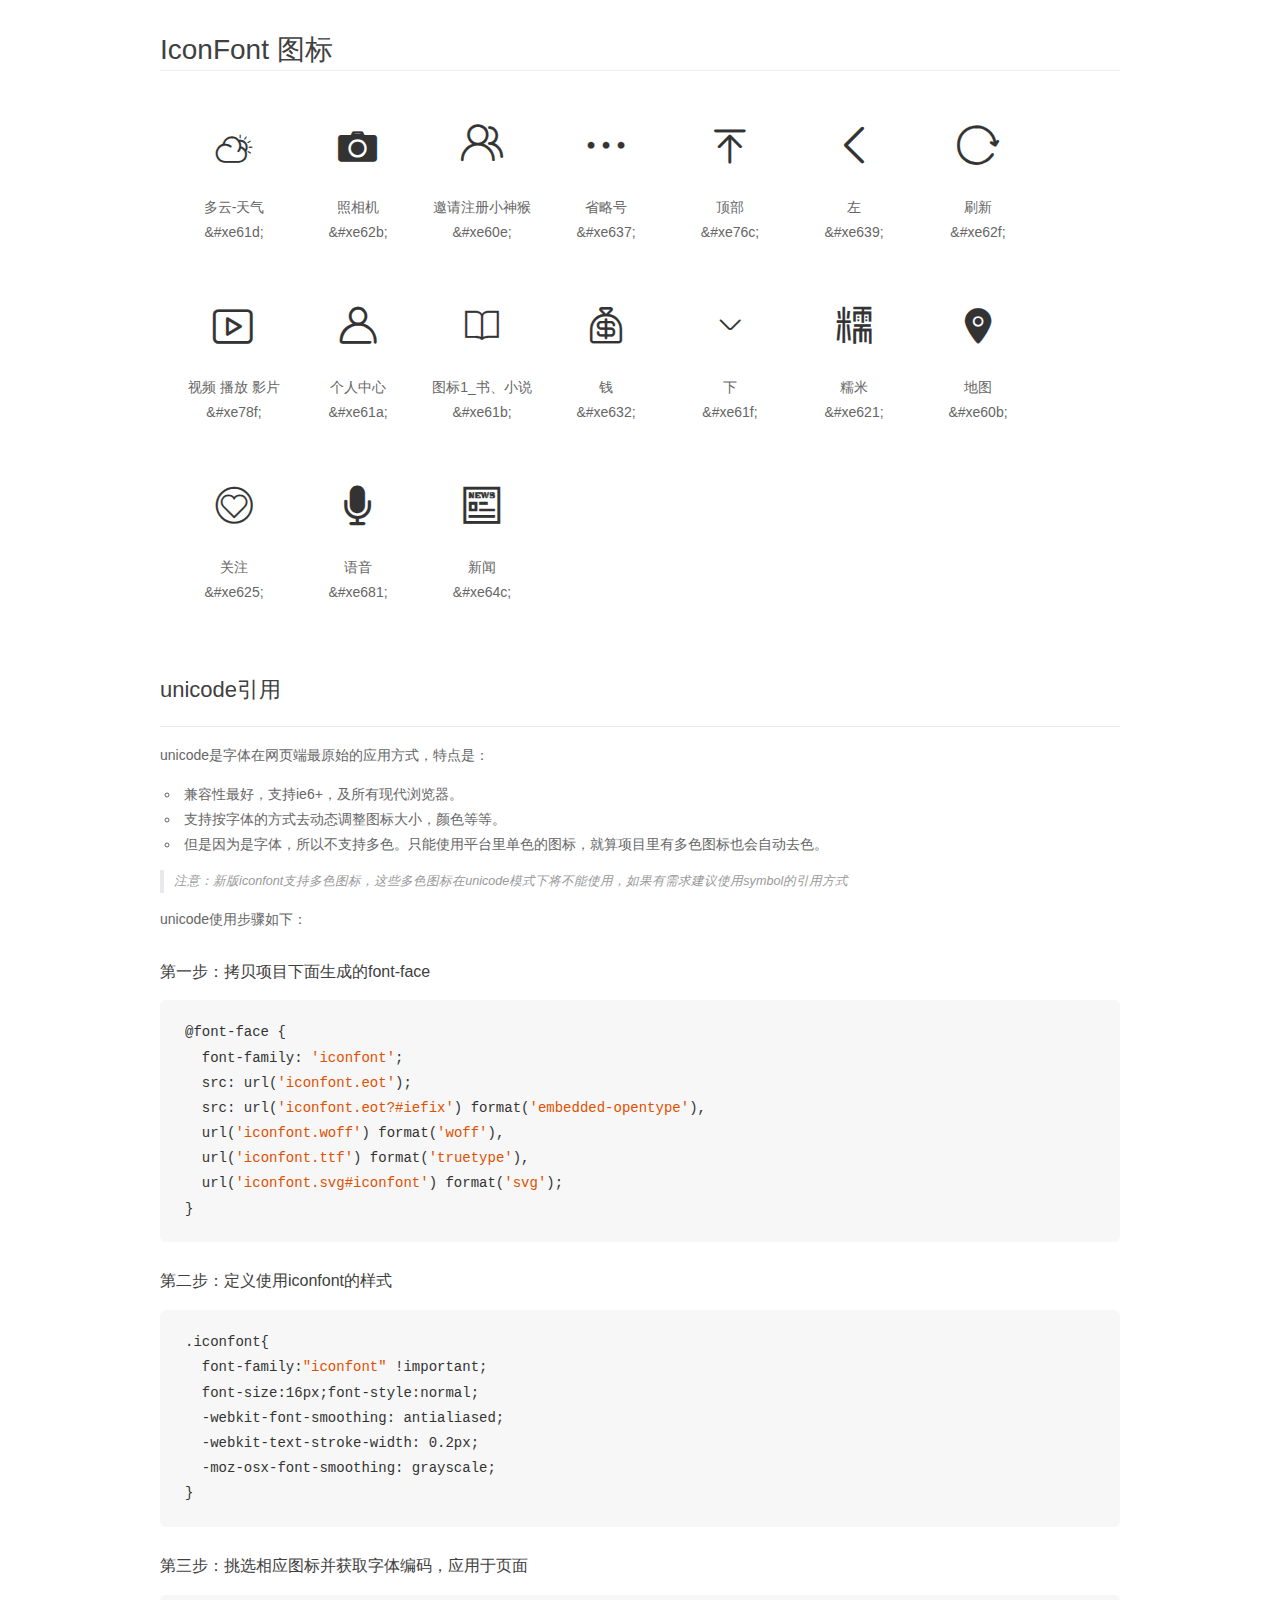
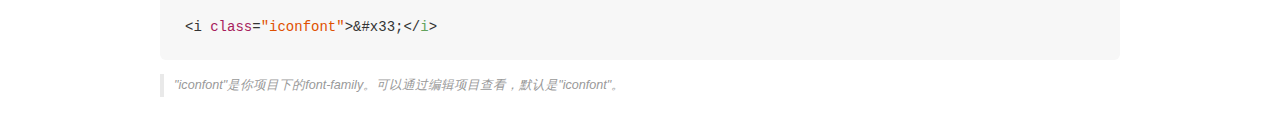
<file: font_baidu_xg/demo_unicode.html>
<!DOCTYPE html>
<html>
<head>
    <meta charset="utf-8"/>
    <title>IconFont</title>
    <link rel="stylesheet" href="demo.css">

    <style type="text/css">

        @font-face {font-family: "iconfont";
          src: url('iconfont.eot'); /* IE9*/
          src: url('iconfont.eot#iefix') format('embedded-opentype'), /* IE6-IE8 */
          url('iconfont.woff') format('woff'), /* chrome, firefox */
          url('iconfont.ttf') format('truetype'), /* chrome, firefox, opera, Safari, Android, iOS 4.2+*/
          url('iconfont.svg#iconfont') format('svg'); /* iOS 4.1- */
        }

        .iconfont {
          font-family:"iconfont" !important;
          font-size:16px;
          font-style:normal;
          -webkit-font-smoothing: antialiased;
          -webkit-text-stroke-width: 0.2px;
          -moz-osx-font-smoothing: grayscale;
        }

    </style>
</head>
<body>
    <div class="main markdown">
        <h1>IconFont 图标</h1>
        <ul class="icon_lists clear">
            
                <li>
                <i class="icon iconfont">&#xe61d;</i>
                    <div class="name">多云-天气</div>
                    <div class="code">&amp;#xe61d;</div>
                </li>
            
                <li>
                <i class="icon iconfont">&#xe62b;</i>
                    <div class="name">照相机</div>
                    <div class="code">&amp;#xe62b;</div>
                </li>
            
                <li>
                <i class="icon iconfont">&#xe60e;</i>
                    <div class="name">邀请注册小神猴</div>
                    <div class="code">&amp;#xe60e;</div>
                </li>
            
                <li>
                <i class="icon iconfont">&#xe637;</i>
                    <div class="name">省略号</div>
                    <div class="code">&amp;#xe637;</div>
                </li>
            
                <li>
                <i class="icon iconfont">&#xe76c;</i>
                    <div class="name">顶部</div>
                    <div class="code">&amp;#xe76c;</div>
                </li>
            
                <li>
                <i class="icon iconfont">&#xe639;</i>
                    <div class="name">左</div>
                    <div class="code">&amp;#xe639;</div>
                </li>
            
                <li>
                <i class="icon iconfont">&#xe62f;</i>
                    <div class="name">刷新</div>
                    <div class="code">&amp;#xe62f;</div>
                </li>
            
                <li>
                <i class="icon iconfont">&#xe78f;</i>
                    <div class="name">视频 播放 影片</div>
                    <div class="code">&amp;#xe78f;</div>
                </li>
            
                <li>
                <i class="icon iconfont">&#xe61a;</i>
                    <div class="name">个人中心</div>
                    <div class="code">&amp;#xe61a;</div>
                </li>
            
                <li>
                <i class="icon iconfont">&#xe61b;</i>
                    <div class="name">图标1_书、小说</div>
                    <div class="code">&amp;#xe61b;</div>
                </li>
            
                <li>
                <i class="icon iconfont">&#xe632;</i>
                    <div class="name">钱</div>
                    <div class="code">&amp;#xe632;</div>
                </li>
            
                <li>
                <i class="icon iconfont">&#xe61f;</i>
                    <div class="name">下</div>
                    <div class="code">&amp;#xe61f;</div>
                </li>
            
                <li>
                <i class="icon iconfont">&#xe621;</i>
                    <div class="name">糯米</div>
                    <div class="code">&amp;#xe621;</div>
                </li>
            
                <li>
                <i class="icon iconfont">&#xe60b;</i>
                    <div class="name">地图</div>
                    <div class="code">&amp;#xe60b;</div>
                </li>
            
                <li>
                <i class="icon iconfont">&#xe625;</i>
                    <div class="name">关注</div>
                    <div class="code">&amp;#xe625;</div>
                </li>
            
                <li>
                <i class="icon iconfont">&#xe681;</i>
                    <div class="name">语音</div>
                    <div class="code">&amp;#xe681;</div>
                </li>
            
                <li>
                <i class="icon iconfont">&#xe64c;</i>
                    <div class="name">新闻</div>
                    <div class="code">&amp;#xe64c;</div>
                </li>
            
        </ul>
        <h2 id="unicode-">unicode引用</h2>
        <hr>

        <p>unicode是字体在网页端最原始的应用方式，特点是：</p>
        <ul>
        <li>兼容性最好，支持ie6+，及所有现代浏览器。</li>
        <li>支持按字体的方式去动态调整图标大小，颜色等等。</li>
        <li>但是因为是字体，所以不支持多色。只能使用平台里单色的图标，就算项目里有多色图标也会自动去色。</li>
        </ul>
        <blockquote>
        <p>注意：新版iconfont支持多色图标，这些多色图标在unicode模式下将不能使用，如果有需求建议使用symbol的引用方式</p>
        </blockquote>
        <p>unicode使用步骤如下：</p>
        <h3 id="-font-face">第一步：拷贝项目下面生成的font-face</h3>
        <pre><code class="lang-js hljs javascript">@font-face {
  font-family: <span class="hljs-string">'iconfont'</span>;
  src: url(<span class="hljs-string">'iconfont.eot'</span>);
  src: url(<span class="hljs-string">'iconfont.eot?#iefix'</span>) format(<span class="hljs-string">'embedded-opentype'</span>),
  url(<span class="hljs-string">'iconfont.woff'</span>) format(<span class="hljs-string">'woff'</span>),
  url(<span class="hljs-string">'iconfont.ttf'</span>) format(<span class="hljs-string">'truetype'</span>),
  url(<span class="hljs-string">'iconfont.svg#iconfont'</span>) format(<span class="hljs-string">'svg'</span>);
}
</code></pre>
        <h3 id="-iconfont-">第二步：定义使用iconfont的样式</h3>
        <pre><code class="lang-js hljs javascript">.iconfont{
  font-family:<span class="hljs-string">"iconfont"</span> !important;
  font-size:<span class="hljs-number">16</span>px;font-style:normal;
  -webkit-font-smoothing: antialiased;
  -webkit-text-stroke-width: <span class="hljs-number">0.2</span>px;
  -moz-osx-font-smoothing: grayscale;
}
</code></pre>
        <h3 id="-">第三步：挑选相应图标并获取字体编码，应用于页面</h3>
        <pre><code class="lang-js hljs javascript">&lt;i <span class="hljs-class"><span class="hljs-keyword">class</span></span>=<span class="hljs-string">"iconfont"</span>&gt;&amp;#x33;<span class="xml"><span class="hljs-tag">&lt;/<span class="hljs-name">i</span>&gt;</span></span></code></pre>

        <blockquote>
        <p>"iconfont"是你项目下的font-family。可以通过编辑项目查看，默认是"iconfont"。</p>
        </blockquote>
    </div>


</body>
</html>
</file>
<file: css/base.css>
/*������ʽ*/
/*1.��ʽ����*/
html,body,ul,li,img,a,p,div,form,input{
    padding: 0;
    margin: 0;
    /*���ú�ģ��*/
    box-sizing: border-box;
    /*ȥ���ƶ������еĵ������Ч��*/
    -webkit-tap-highlight-color: transparent;
}
a,
a:hover{
    color: #666;
    text-decoration: none;
}
ul{
    list-style: none;
}
input{
    /*1.����ı����ȡ����ʱĬ�ϵı߿���Ӱ*/
    outline: none;
    /*2.ȥ���߿�*/
    border: none;
    /*3.���ӱ߿�*/
    border: 1px solid #ccc;
}

@media screen and (device-width: 320px) {
    html {
        font-size: 16px;/*=1rem*/
    }
}
body {
    background-color: #efe9ec;
}

/*�������*/
.clearfix::before,
.clearfix::after{
    content: "";
    display: block;
    height: 0;
    line-height: 0px;
    clear: both;
    visibility: hidden;
}
</file>
<file: css/indexStyle.css>
body {
    background-color: #f8f8f8;
}
.layout {
    width: 100%;
    height: 100%;
    /*max-width: 6.4rem;*/
    min-width: 360px;
}
/*����*/
.headertop {
    width: 100%;
    height: 0.35rem;
    padding-top: 0.05rem;
    padding-left: 0.1rem;
    position: relative;
}
.weather {
    height: 100%;
    color: #999;
}
.weather span {
    display: block;
    height: 100%;
    line-height: 0.3rem;
    float: left;
    height: 100%;
    font-size: 0.2rem;
}
.weather span i {
    font-style: normal;
    font-size: 0.16rem;
}
.weather span p {
    font-size: 0.08rem;
}
/*���Ļ����ͻ�*/
.graded {
    width: 0.2rem;
    height: 0.2rem;
    text-align: center;
    line-height: 0.2rem;
    border: 1px solid #b5b5b5;
    border-radius: 40%;
    color: #b5b5b5;
    position: absolute;
    right: 0.12rem;
    top: 0.1rem;
}
.dialogbox {
    position: absolute;
    height: 0.2rem;
    width: 0.68rem;
    background-color: #fff;
    box-shadow: 4px 4px 5px #ccc;
    font-size: 0.08rem;
    text-align: center;
    line-height: 0.2rem;
    left: -0.8rem;
    top: 50%;
    transform: translateY(-50%);
}
/*������*/
.trigon {
    border: 8px solid transparent;
    border-left: 8px solid #fff;
    position: absolute;
    right: -0.115rem;
    top: 50%;
    transform: translateY(-50%);
}
/*<!--�������-->*/
/*<!--logo��ʼ-->*/
.logobox {
    width: 100%;
    height: 0.64rem;
    background: transparent url("../img/logo.png") no-repeat center center;
    background-size: 1.4rem 0.45rem;
}
/*������*/
.searchbox {
    width: 100%;
    height: 0.4rem;
    padding: 0 12px;
}
.search {
    width: 100%;
    height: 0.4rem;
    position: relative;
    border: 1px solid #c8c8c8;
    background-color: #fff;
}
.search input {
    position: absolute;
    left: 0;
    top: 0;
    width: 1.40rem;
    /*��ȡ�������ӱ��*/
    /*width: 2.08rem;*/
    /*background-color: #fff;*/
    z-index: 111;
    height: 100%;
    border: 0;
    /*border: 1px solid #828282;*/
    border-right: 0;
    font-size: 0.14rem;
    padding-left: 0.02rem;
    box-sizing: border-box;
}
.search input:focus {
    transition: all 0.3s linear;
    width: 2.08rem;
    background-color: #fff;
}
.searchright {
    float: right;
    width: 46%;
    height: 100%;
    line-height: 0.4rem;
}
.searchright span {
    float: left;
    height: 0.15rem;
    line-height: 0.15rem;
    padding: 0 0.08rem;
    position: relative;
    top: 50%;
    transform: translateY(-50%);
    color: #333;
}
.searchright span:first-of-type {
    border-right: 1px solid #ccc;
}
.searchbtn {
    float: right;
    height: 100%;
    width: 50%;
    font-size: 0.1rem;
    text-align: center;
    color: #3388FF;
    border-left: 1px solid #ccc;
    font-weight: bold;
}
/*����*/
.nav {
    margin-top: 0.14rem;
    height: 0.62rem;
}
.navstyle {
    border: 0;
    background-color: transparent;
}
.navstyle ul:first-of-type {
    width: 100%;
}
.navstyle ul:first-of-type li {
    width: 16.66%;
    float: left;
    color: #999;
    font-size: 0.17rem;
    text-align: center;
}
.navstyle ul:first-of-type li span {
    font-size: 0.1rem;
}
.navstyle ul:nth-of-type(2) {
    display: block;
    width: 0.17rem;
    height: 0.07rem;
    position: relative;
    left: 50%;
    top: 0.12rem;
    transform: translateX(-50%);
}
.navstyle ul:nth-of-type(2) li {
    float: left;
    width: 0.03rem;
    height: 0.03rem;
    background-color: #e2e2e2;
    border-radius: 50%;
    margin-left: 0.02rem;
}
.navstyle ul:nth-of-type(2) .select {
    background-color: #999;
}
/*�����б���ʼ*/
.newList {
    width: 100%;
    padding: 0 0.12rem;
    background-color: #fff;
}
.newcontent {
    width: 100%;
    padding-top: 0.08rem;
}
.newcontent h3 {
    font-size: 0.14rem;
    margin: 0;
    font-weight: normal;
    margin-top: 0.12rem;
}
.newList h3:first-of-type {
    margin-top: 0rem;
}
.newcontent li span {
    font-size: 0.09rem;
    top: 0.1rem;
    color: #999;
}
.newcontent ul:first-of-type {
    display: block;
    width: 100%;
    height: 0.58rem;
    margin-top: 0.08rem;
}
.newcontent ul:first-of-type li {
    float: left;
    width: 33.33%;
    height: 100%;
    position: relative;
}
/*һ��ͼ���*/
.newcontent ul:first-of-type .oldnew {
    width: 100%;
    height: 1.5rem;
}
/*ͼ�����*/
.newcontent ul:first-of-type .oldnewtxt {
    width: 66.66%;
    padding-left: 0.1rem;
    box-sizing: border-box;
}
.newcontent ul:first-of-type li img {
    width: 100%;
    height: 100%;
    position: absolute;
    left: 0;
    top: 0;
}
.newcontent p {
    position: relative;
    top: 0.1rem;
    font-size: 0.09rem;
    color: #999;
    padding-bottom: 0.08rem;
    border-bottom: 1px solid #ccc;
    margin-bottom: 0.08rem;
}
/*�ײ�*/
.foot {
    width: 100%;
    height: 0.9rem;
    text-align: center;
    font-size: 0.10rem;
    color: #999;
}
.foot h5 {
    display: inline-block;
    font-size: 0.12rem;
    margin: 0.15rem 0;
    font-weight: 100;
}
.foot p {
    line-height: 0.18rem;
}
.foot p i {
    display: inline-block;
    width: 0.1rem;
    height: 0.11rem;
    font-style: normal;
    position: relative;
}
.foot p i img {
    position: absolute;
    width: 0.1rem;
    height: 0.11rem;
    left: -4px;
    top: 3px;
}
</file>
<file: font_baidu_xg/iconfont.css>
@font-face {font-family: "iconfont";
  src: url('iconfont.eot?t=1521809249852'); /* IE9*/
  src: url('iconfont.eot?t=1521809249852#iefix') format('embedded-opentype'), /* IE6-IE8 */
  url('[data-uri]') format('woff'),
  url('iconfont.ttf?t=1521809249852') format('truetype'), /* chrome, firefox, opera, Safari, Android, iOS 4.2+*/
  url('iconfont.svg?t=1521809249852#iconfont') format('svg'); /* iOS 4.1- */
}

.iconfont {
  font-family:"iconfont" !important;
  font-size:16px;
  font-style:normal;
  -webkit-font-smoothing: antialiased;
  -moz-osx-font-smoothing: grayscale;
}

.icon-duoyun:before { content: "\e61d"; }

.icon-weibiaoti1:before { content: "\e62b"; }

.icon-iconfontyaoqingzhuce:before { content: "\e60e"; }

.icon-more:before { content: "\e637"; }

.icon-dingbu:before { content: "\e76c"; }

.icon-zuo:before { content: "\e639"; }

.icon-39:before { content: "\e62f"; }

.icon-shipinbofangyingpian:before { content: "\e78f"; }

.icon-gerenzhongxin:before { content: "\e61a"; }

.icon-tubiao1shuxiaoshuo:before { content: "\e61b"; }

.icon-qian:before { content: "\e632"; }

.icon-xia:before { content: "\e61f"; }

.icon-nuomi:before { content: "\e621"; }

.icon-ditu:before { content: "\e60b"; }

.icon-guanzhu:before { content: "\e625"; }

.icon-yuyin:before { content: "\e681"; }

.icon-shangwutubiao-:before { content: "\e64c"; }
</file>
<file: font_baidu_xg/demo.css>
*{margin: 0;padding: 0;list-style: none;}
/*
KISSY CSS Reset
理念：1. reset 的目的不是清除浏览器的默认样式，这仅是部分工作。清除和重置是紧密不可分的。
2. reset 的目的不是让默认样式在所有浏览器下一致，而是减少默认样式有可能带来的问题。
3. reset 期望提供一套普适通用的基础样式。但没有银弹，推荐根据具体需求，裁剪和修改后再使用。
特色：1. 适应中文；2. 基于最新主流浏览器。
维护：玉伯<lifesinger@gmail.com>, 正淳<ragecarrier@gmail.com>
 */

/** 清除内外边距 **/
body, h1, h2, h3, h4, h5, h6, hr, p, blockquote, /* structural elements 结构元素 */
dl, dt, dd, ul, ol, li, /* list elements 列表元素 */
pre, /* text formatting elements 文本格式元素 */
form, fieldset, legend, button, input, textarea, /* form elements 表单元素 */
th, td /* table elements 表格元素 */ {
  margin: 0;
  padding: 0;
}

/** 设置默认字体 **/
body,
button, input, select, textarea /* for ie */ {
  font: 12px/1.5 tahoma, arial, \5b8b\4f53, sans-serif;
}
h1, h2, h3, h4, h5, h6 { font-size: 100%; }
address, cite, dfn, em, var { font-style: normal; } /* 将斜体扶正 */
code, kbd, pre, samp { font-family: courier new, courier, monospace; } /* 统一等宽字体 */
small { font-size: 12px; } /* 小于 12px 的中文很难阅读，让 small 正常化 */

/** 重置列表元素 **/
ul, ol { list-style: none; }

/** 重置文本格式元素 **/
a { text-decoration: none; }
a:hover { text-decoration: underline; }


/** 重置表单元素 **/
legend { color: #000; } /* for ie6 */
fieldset, img { border: 0; } /* img 搭车：让链接里的 img 无边框 */
button, input, select, textarea { font-size: 100%; } /* 使得表单元素在 ie 下能继承字体大小 */
/* 注：optgroup 无法扶正 */

/** 重置表格元素 **/
table { border-collapse: collapse; border-spacing: 0; }

/* 清除浮动 */
.ks-clear:after, .clear:after {
  content: '\20';
  display: block;
  height: 0;
  clear: both;
}
.ks-clear, .clear {
  *zoom: 1;
}

.main {
  padding: 30px 100px;
width: 960px;
margin: 0 auto;
}
.main h1{font-size:36px; color:#333; text-align:left;margin-bottom:30px; border-bottom: 1px solid #eee;}

.helps{margin-top:40px;}
.helps pre{
  padding:20px;
  margin:10px 0;
  border:solid 1px #e7e1cd;
  background-color: #fffdef;
  overflow: auto;
}

.icon_lists{
  width: 100% !important;

}

.icon_lists li{
  float:left;
  width: 100px;
  height:180px;
  text-align: center;
  list-style: none !important;
}
.icon_lists .icon{
  font-size: 42px;
  line-height: 100px;
  margin: 10px 0;
  color:#333;
  -webkit-transition: font-size 0.25s ease-out 0s;
  -moz-transition: font-size 0.25s ease-out 0s;
  transition: font-size 0.25s ease-out 0s;

}
.icon_lists .icon:hover{
  font-size: 100px;
}



.markdown {
  color: #666;
  font-size: 14px;
  line-height: 1.8;
}

.highlight {
  line-height: 1.5;
}

.markdown img {
  vertical-align: middle;
  max-width: 100%;
}

.markdown h1 {
  color: #404040;
  font-weight: 500;
  line-height: 40px;
  margin-bottom: 24px;
}

.markdown h2,
.markdown h3,
.markdown h4,
.markdown h5,
.markdown h6 {
  color: #404040;
  margin: 1.6em 0 0.6em 0;
  font-weight: 500;
  clear: both;
}

.markdown h1 {
  font-size: 28px;
}

.markdown h2 {
  font-size: 22px;
}

.markdown h3 {
  font-size: 16px;
}

.markdown h4 {
  font-size: 14px;
}

.markdown h5 {
  font-size: 12px;
}

.markdown h6 {
  font-size: 12px;
}

.markdown hr {
  height: 1px;
  border: 0;
  background: #e9e9e9;
  margin: 16px 0;
  clear: both;
}

.markdown p,
.markdown pre {
  margin: 1em 0;
}

.markdown > p,
.markdown > blockquote,
.markdown > .highlight,
.markdown > ol,
.markdown > ul {
  width: 80%;
}

.markdown ul > li {
  list-style: circle;
}

.markdown > ul li,
.markdown blockquote ul > li {
  margin-left: 20px;
  padding-left: 4px;
}

.markdown > ul li p,
.markdown > ol li p {
  margin: 0.6em 0;
}

.markdown ol > li {
  list-style: decimal;
}

.markdown > ol li,
.markdown blockquote ol > li {
  margin-left: 20px;
  padding-left: 4px;
}

.markdown code {
  margin: 0 3px;
  padding: 0 5px;
  background: #eee;
  border-radius: 3px;
}

.markdown pre {
  border-radius: 6px;
  background: #f7f7f7;
  padding: 20px;
}

.markdown pre code {
  border: none;
  background: #f7f7f7;
  margin: 0;
}

.markdown strong,
.markdown b {
  font-weight: 600;
}

.markdown > table {
  border-collapse: collapse;
  border-spacing: 0px;
  empty-cells: show;
  border: 1px solid #e9e9e9;
  width: 95%;
  margin-bottom: 24px;
}

.markdown > table th {
  white-space: nowrap;
  color: #333;
  font-weight: 600;

}

.markdown > table th,
.markdown > table td {
  border: 1px solid #e9e9e9;
  padding: 8px 16px;
  text-align: left;
}

.markdown > table th {
  background: #F7F7F7;
}

.markdown blockquote {
  font-size: 90%;
  color: #999;
  border-left: 4px solid #e9e9e9;
  padding-left: 0.8em;
  margin: 1em 0;
  font-style: italic;
}

.markdown blockquote p {
  margin: 0;
}

.markdown .anchor {
  opacity: 0;
  transition: opacity 0.3s ease;
  margin-left: 8px;
}

.markdown .waiting {
  color: #ccc;
}

.markdown h1:hover .anchor,
.markdown h2:hover .anchor,
.markdown h3:hover .anchor,
.markdown h4:hover .anchor,
.markdown h5:hover .anchor,
.markdown h6:hover .anchor {
  opacity: 1;
  display: inline-block;
}

.markdown > br,
.markdown > p > br {
  clear: both;
}


.hljs {
  display: block;
  background: white;
  padding: 0.5em;
  color: #333333;
  overflow-x: auto;
}

.hljs-comment,
.hljs-meta {
  color: #969896;
}

.hljs-string,
.hljs-variable,
.hljs-template-variable,
.hljs-strong,
.hljs-emphasis,
.hljs-quote {
  color: #df5000;
}

.hljs-keyword,
.hljs-selector-tag,
.hljs-type {
  color: #a71d5d;
}

.hljs-literal,
.hljs-symbol,
.hljs-bullet,
.hljs-attribute {
  color: #0086b3;
}

.hljs-section,
.hljs-name {
  color: #63a35c;
}

.hljs-tag {
  color: #333333;
}

.hljs-title,
.hljs-attr,
.hljs-selector-id,
.hljs-selector-class,
.hljs-selector-attr,
.hljs-selector-pseudo {
  color: #795da3;
}

.hljs-addition {
  color: #55a532;
  background-color: #eaffea;
}

.hljs-deletion {
  color: #bd2c00;
  background-color: #ffecec;
}

.hljs-link {
  text-decoration: underline;
}

pre{
  background: #fff;
}
</file>
